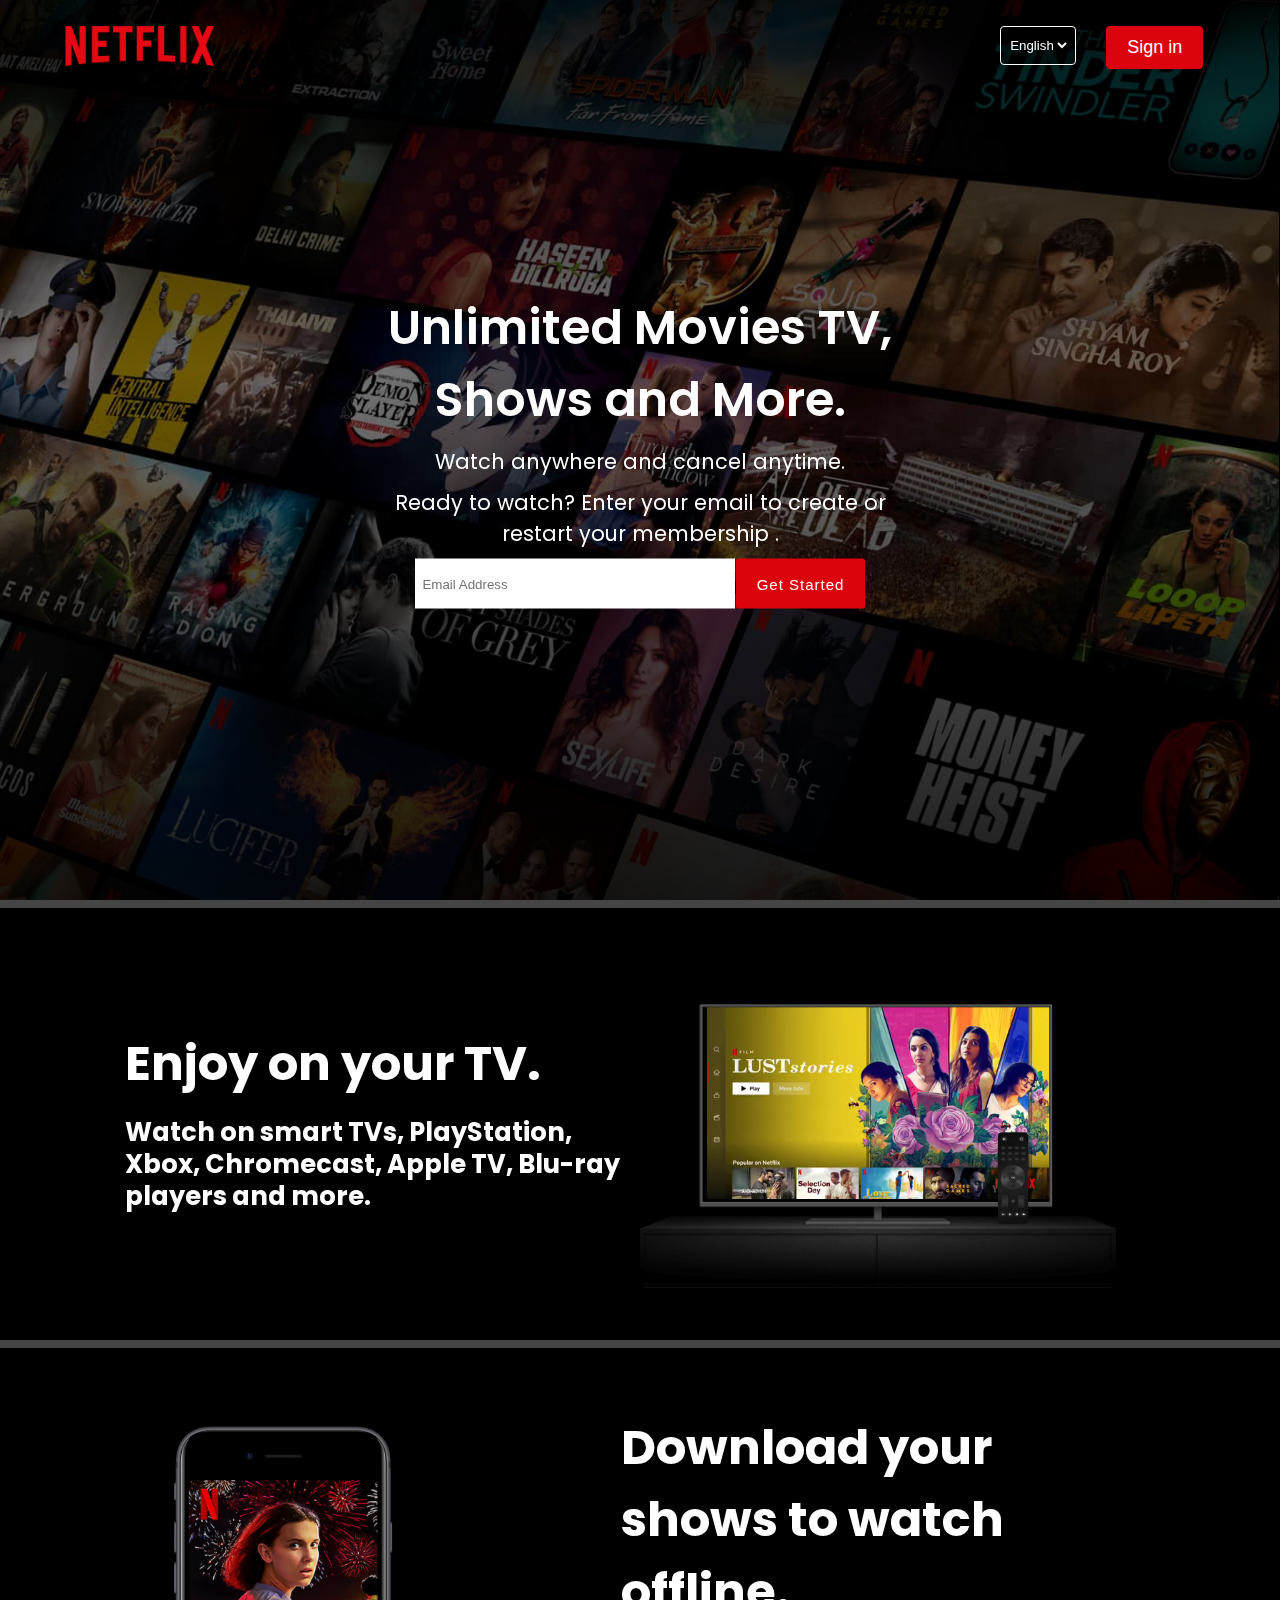
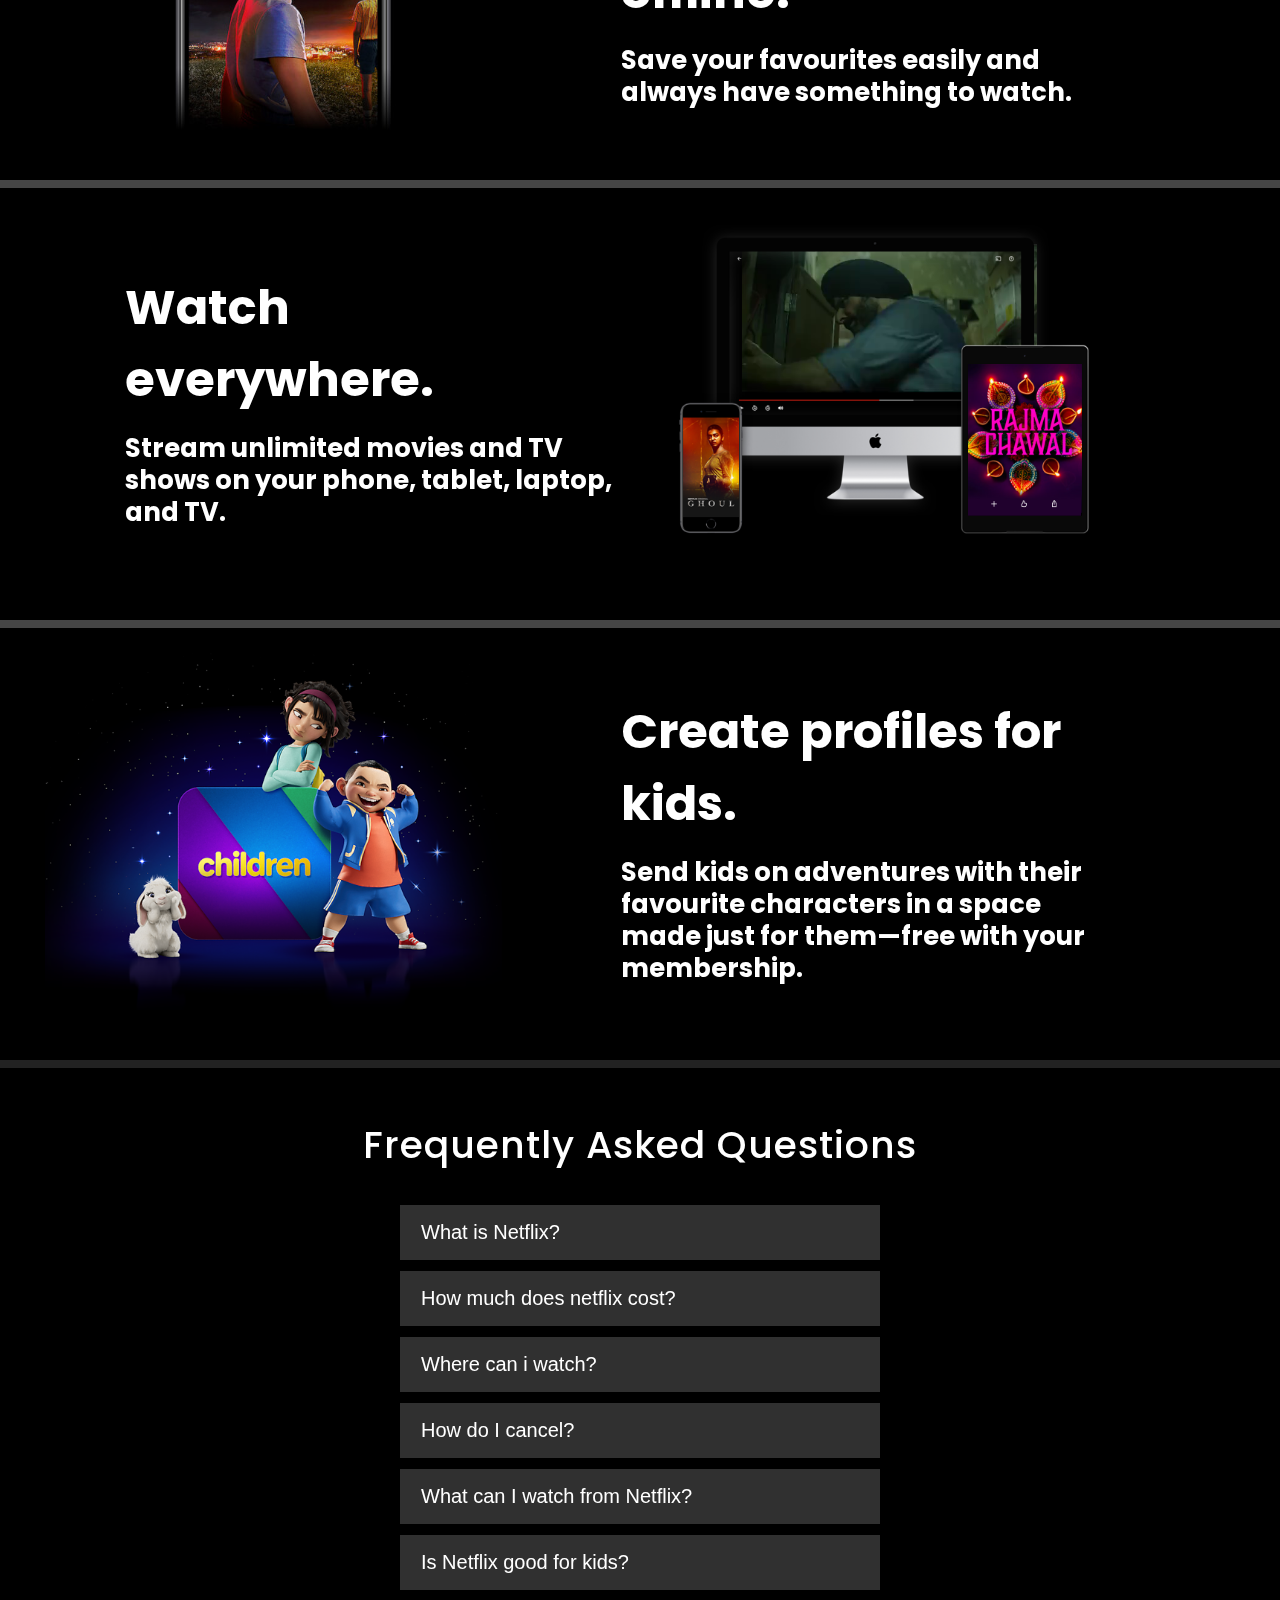
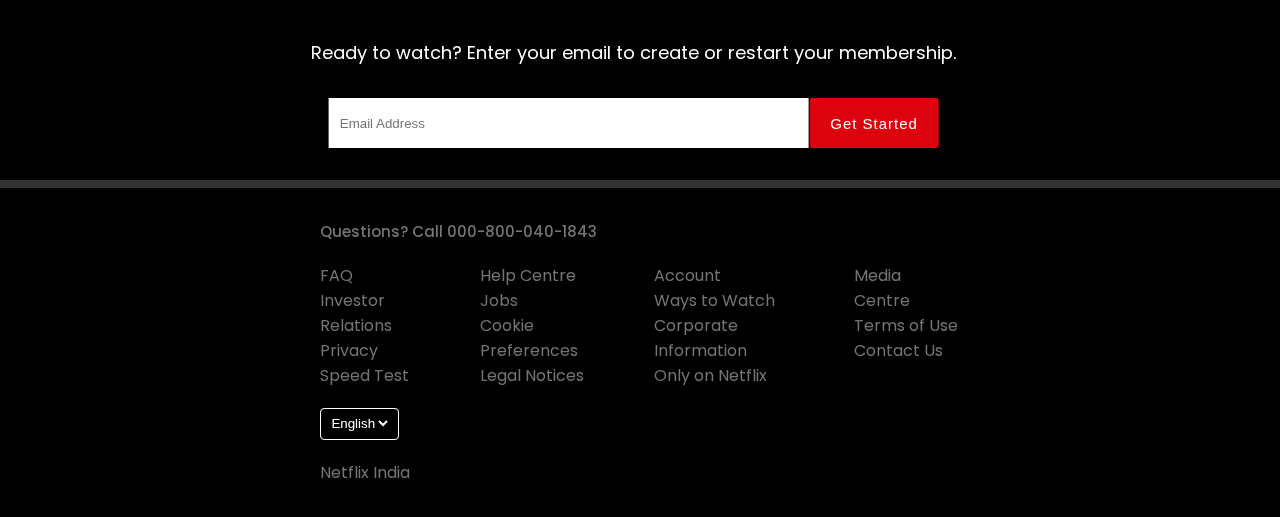
<file: index.html>
<html>

<head>
    <meta name="description" content="Hello this is my first web page!." />
    <meta name="viewport" content="width=device-width, initial-scale=1.0" />
    <link rel="stylesheet" href="style.css" />
    <link rel="stylesheet" href="https://pro.fontawesome.com/releases/v5.10.0/css/all.css" integrity="sha384-AYmEC3Yw5cVb3ZcuHtOA93w35dYTsvhLPVnYs9eStHfGJvOvKxVfELGroGkvsg+p" crossorigin="anonymous" />
    <link rel="preconnect" href="https://fonts.googleapis.com" />
    <link rel="preconnect" href="https://fonts.gstatic.com" crossorigin />
    <link href="https://fonts.googleapis.com/css2?family=Poppins:ital,wght@0,100;0,200;0,300;0,400;0,500;0,600;0,700;0,800;0,900;1,100;1,200;1,300;1,400;1,500;1,600;1,700;1,800;1,900&display=swap" rel="stylesheet" />
    <title>Netflix India - Watch TV Shows Online, Watch Movies Online</title>
    <link rel="icon" href="http://pngimg.com/uploads/netflix/small/netflix_PNG15.png" />
</head>

<body>
    <header>
        <nav class="navbar">
            <div class="navbar__brand">
                <img src="logo.png" alt="logo" class="brand__logo" />
            </div>

            <div class="navbar_nav_items">
                <div class="nav__item">
                    <div class="dropdown__container">
                        <i class="fas fa-globe"></i>
                        <select name="languages" id="languagesSelect" class="language_drop_down">
                <option value="english" selected>English</option>
                <option value="hindi">हिन्दी</option>
              </select>
                    </div>
                </div>

                <div class="nav__item">
                    <a href="Sin.html">
                        <button class="signin__button">Sign in</button>
                    </a>
                </div>
            </div>
        </nav>
    </header>

    <main>
        <section class="hero">
            <div class="hero_bgimage_container">
                <img src="background.jpg" alt="BG hero image" class="hero_bg_image" />
            </div>
            <div class="hero_bg_overlay"></div>

            <div class="hero__card">
                <h1 class="hero__title">
                    Unlimited Movies TV,<br /> Shows and More.
                </h1>
                <p class="hero__subtitle">Watch anywhere and cancel anytime.</p>
                <p class="hero__description">
                    Ready to watch? Enter your email to create or restart your membership .
                </p>

                <div class="email_form_container">
                    <div class="form__container">
                        <input type="email" class="email__input" placeholder="Email Address " />
                    </div>
                    <button class="primary__button">
              Get Started <i class="fal fa-chevron-right"></i>
            </button>
                </div>
            </div>
        </section>

        <section class="style-cards">
            <div class="card-1">
                <div class="desc-1">
                    <h1>Enjoy on your TV.</h1>
                    <h3>
                        Watch on smart TVs, PlayStation, Xbox, Chromecast, Apple TV, Blu-ray players and more.
                    </h3>
                </div>
                <img src="tv.png" alt="Netflix TV" />
                <video class="video-1" autoplay="" playsinline="" muted="" loop="">
            <source src="1.m4v" type="video/mp4" />
          </video>
            </div>
            <div class="card-2">
                <img src="3.jpg" alt="Netflix Mobile" />
                <div class="desc-2">
                    <h1>Download your shows to watch offline.</h1>
                    <h3>
                        Save your favourites easily and always have something to watch.
                    </h3>
                </div>
            </div>
            <div class="card-3">
                <div class="desc-3">
                    <h1>Watch everywhere.</h1>
                    <h3>
                        Stream unlimited movies and TV shows on your phone, tablet, laptop, and TV.
                    </h3>
                </div>
                <img src="4.png" alt="Device-Pile-In" />
                <video class="video-2" autoplay="" playsinline="" muted="" loop="">
            <source src="2.m4v" type="video/mp4" />
          </video>
            </div>
            <div class="card-0">
                <img src="child.png" alt="Netflix Mobile" />
                <div class="desc-0">
                    <h1>Create profiles for kids.</h1>
                    <h3>
                        Send kids on adventures with their favourite characters in a space made just for them—free with your membership.
                    </h3>
                </div>
            </div>
        </section>

        <section class="FAQ_list_container">
            <h1 class="FAQ__heading">Frequently Asked Questions</h1>
            <div class="FAQ__list">
                <div class="FAQ__accordian">
                    <button class="FAQ__title">
              What is Netflix?<i class="fal fa-plus"></i>
            </button>
                    <div class="FAQ__visible">
                        <p>
                            Netflix is a streaming service that offers a wide variety of award-winning TV shows, movies, anime, documentaries and more – on thousands of internet-connected devices.
                        </p>
                        <p>
                            You can watch as much as you want, whenever you want, without a single ad – all for one low monthly price. There's always something new to discover, and new TV shows and movies are added every week!
                        </p>
                    </div>
                </div>
                <div class="FAQ__accordian">
                    <button class="FAQ__title">
              How much does netflix cost?<i class="fal fa-plus"></i>
            </button>
                    <div class="FAQ__visible">
                        <p>
                            Watch Netflix on your smartphone, tablet, Smart TV, laptop, or streaming device, all for one fixed monthly fee. Plans range from ₹ 199 to ₹ 799 a month. No extra costs, no contracts.
                        </p>
                    </div>
                </div>
                <div class="FAQ__accordian">
                    <button class="FAQ__title">
              Where can i watch?<i class="fal fa-plus"></i>
            </button>
                    <div class="FAQ__visible">
                        <p>
                            Watch anywhere, anytime, on an unlimited number of devices. Sign in with your Netflix account to watch instantly on the web at netflix.com from your personal computer or on any internet-connected device that offers the Netflix app, including smart TVs,
                            smartphones, tablets, streaming media players and game consoles.
                        </p>
                        <p>
                            You can also download your favourite shows with the iOS, Android, or Windows 10 app. Use downloads to watch while you're on the go and without an internet connection. Take Netflix with you anywhere.
                        </p>
                    </div>
                </div>
                <div class="FAQ__accordian">
                    <button class="FAQ__title">
              How do I cancel?<i class="fal fa-plus"></i>
            </button>
                    <div class="FAQ__visible">
                        <p>
                            Netflix is flexible. There are no annoying contracts and no commitments. You can easily cancel your account online in two clicks. There are no cancellation fees – start or stop your account anytime.
                        </p>
                    </div>
                </div>
                <div class="FAQ__accordian">
                    <button class="FAQ__title">
              What can I watch from Netflix?<i class="fal fa-plus"></i>
            </button>
                    <div class="FAQ__visible">
                        <p>
                            Netflix has an extensive library of feature films, documentaries, TV shows, anime, award-winning Netflix originals, and more. Watch as much as you want, anytime you want.
                        </p>
                    </div>
                </div>
                <div class="FAQ__accordian">
                    <button class="FAQ__title">
              Is Netflix good for kids?<i class="fal fa-plus"></i>
            </button>
                    <div class="FAQ__visible">
                        <p>
                            The Netflix Kids experience is included in your membership to give parents control while kids enjoy family-friendly TV shows and films in their own space.
                        </p>
                        <p>
                            Kids profiles come with PIN-protected parental controls that let you restrict the maturity rating of content kids can watch and block specific titles you don’t want kids to see.
                        </p>
                    </div>
                </div>
            </div>
            <div class="FAQ_getstarted_email">
                <h3>
                    Ready to watch? Enter your email to create or restart your membership.
                </h3>
                <div class="email_form_container">
                    <div class="form__container">
                        <input type="email" class="email__input" placeholder=" Email Address" />
                    </div>
                    <button class="primary__button">
              Get Started <i class="fal fa-chevron-right"></i>
            </button>
                </div>
            </div>
        </section>
    </main>

    <footer>
        <div class="footer_row_1">
            <h4>Questions? Call 000-800-040-1843</h4>
        </div>
        <div class="footer_row_2">
            <div class="column__1">
                <p>FAQ</p>
                <p>Investor Relations</p>
                <p>Privacy</p>
                <p>Speed Test</p>
            </div>
            <div class="column__2">
                <p>Help Centre</p>
                <p>Jobs</p>
                <p>Cookie Preferences</p>
                <p>Legal Notices</p>
            </div>
            <div class="column__3">
                <p>Account</p>
                <p>Ways to Watch</p>
                <p>Corporate Information</p>
                <p>Only on Netflix</p>
            </div>
            <div class="column__4">
                <p>Media Centre</p>
                <p>Terms of Use</p>
                <p>Contact Us</p>
            </div>
        </div>
        <div class="footer_row_3">
            <div class="dropdown__container1">
                <i class="fas fa-globe"></i>
                <select name="languages" id="languagesSelect" class="language_drop_down">
            <option value="english" selected>English</option>
            <option value="hindi">हिन्दी</option>
          </select>
            </div>
        </div>
        <div class="footer_row_4">
            <p>Netflix India</p>
        </div>
    </footer>

    <script src="indexx.js"></script>
</body>

</html>
</file>
<file: style.css>
* {
  margin: 0%;
  top: 0px;
  left: 0px;
  padding: 0%;
}

 {
  margin: 0;
  padding: 0;
  box-sizing: border-box;
}

body {
  background-color: black;
  color: white;
  font-family: "Poppins", sans-serif;
}
.nav.navbar {
  padding: 0px;
  margin: 0px;
}

.navbar {
  padding: 0px;
  margin: 0px;
  position: absolute;
  top: 0;
  width: 89%;
  display: flex;
  justify-content: space-between;
  padding: 3% 5%;
  z-index: 10;
}
.navbar__brand {
  width: 100px;
  height: 100%;
}

.brand__logo {
  width: 100%;
  height: 100%;
}

.language_drop_down {
  background: transparent;
  border: none;
  color: white;
}

.language_drop_down:focus {
  outline: none;
}

.poster__container {
  width: 15%;
}
.download_gif_container {
  width: 3rem;
  height: 3rem;
}
.download_gif_container {
  width: 20%;
  height: 100%;
}
.gif {
  width: 100%;
  height: 100%;
}
.poster__details > h4 {
  font-size: 18px;
}
.poster__details > h6 {
  font-size: 14px;
}
.dropdown__container {
  border: 1px solid white;
  padding: 0.4rem;
  border-radius: 4px;
  background: rgba(0, 0, 0, 0.4);
}
.dropdown__container option {
  color: #000;
}
.dropdown__container1 {
  border: 1px solid white;
  padding: 0.4rem;
  border-radius: 4px;
  background: rgba(0, 0, 0, 0.4);
}
.dropdown__container1 option {
  color: #000;
}
.signin__button {
  cursor: pointer;
  background-color: #dc030f;
  border: 1px solid #dc030f;
  color: white;
  padding: 0.25rem 0.5rem;
  border-radius: 4px;
}

.navbar_nav_items {
  margin-right: 0px;
  display: flex;
}

.hero_bgimage_container {
  width: 100%;
  height: 80%;
}

.hero_bg_image {
  display: block;
  position: relative;
  top: 0px;
  left: -1px;
  width: 100%;
  height: 100vh;
  object-position: center;
  object-fit: cover;
}

.hero_bg_overlay {
  top: 0px;
  position: absolute;
  inset: 0;
  width: 100%;
  height: 102vh;
  background: rgba(0, 0, 0, 0.4);
  background-image: linear-gradient(
    to top,
    rgba(0, 0, 0, 0.8) 0,
    rgba(0, 0, 0, 0) 60%,
    rgba(0, 0, 0, 0.8) 100%
  );
}

.hero__card {
  position: absolute;
  top: 20%;
  text-align: center;
  display: flex;
  flex-direction: column;
  gap: 10px;
}

.hero__title {
  font-weight: 600;
  font-size: 2rem;
}

.hero__subtitle,
.hero__description {
  font-weight: 400;
  font-size: 1rem;
}

.hero__description {
  margin: 0 50px;
}

.email__input {
  border: none;
  background: transparent;
  width: 100%;
  height: 100%;
  padding-left: 7px;
}
.email__label {
  color: black;
  position: absolute;
  top: 28%;
  left: 2%;
  color: rgb(153, 149, 149);
  transition: 0.5s;
}

.email_form_container {
  display: flex;
  flex-direction: column;
  justify-content: center;
  align-items: center;
  gap: 15px;
}

.form__container {
  background-color: white;
  width: 90%;
  height: 50px;
  position: relative;
}

.email_input:focus + .email_label {
  top: 0.2rem;
  font-size: 10px;
}

.email_input:not(:placeholder-shown).emailinput:not(:focus) + .email_label {
  top: 0.2rem;
  font-size: 10px;
}

.email__input:focus-visible {
  outline: none;
}

.primary__button {
  cursor: pointer;
  background-color: #dc030f;
  border: 1px solid #dc030f;
  color: white;
  padding: 0.8rem 1.2rem;
  border-radius: 2px;
  font-size: 15px;
  letter-spacing: 1px;
}
.card-0,
.card-1,
.card-2,
.card-3 {
  border-top: 8px rgb(69, 69, 69) solid;
  padding: 50px;
}

.card-0 {
  position: relative;
  display: inline-grid;
  grid-template-columns: 40% 50%;
  text-align: left;
  align-items: center;
  padding: 25px 45px 50px;
}
.card-0 img {
  width: 100%;
  grid-column: 1/2;
  grid-row: 1/2;
}
.desc-0 {
  padding-left: 100px;
}
.card-1 {
  position: relative;
  display: inline-grid;
  grid-template-columns: 50% 40%;
  text-align: left;
  align-items: center;
  padding: 25px 45px 50px;
}

.desc-1 {
  padding-left: 80px;
}

.style-cards h1 {
  font-size: 3rem;
  padding: 1rem;
  padding-left: 0;
}

.style-cards h3 {
  font-size: 1.6rem;
  line-height: 2rem;
}

.card-1 video {
  padding-bottom: 18px;
  padding-right: 20px;
  position: relative;
  width: 100%;
  height: 54%;
  grid-column: 2/2;
  grid-row: 1/2;
  z-index: -1;
}

.card-1 img {
  width: 100%;
  grid-column: 2/2;
  grid-row: 1/2;
}

.card-2 {
  position: relative;
  display: inline-grid;
  grid-template-columns: 40% 50%;
  text-align: left;
  align-items: center;
  padding: 25px 45px 50px;
}
.card-2 img {
  width: 100%;
  grid-column: 1/2;
  grid-row: 1/2;
}
.desc-2 {
  padding-left: 100px;
}

.card-3 {
  position: relative;
  display: inline-grid;
  grid-template-columns: 50% 40%;
  text-align: left;
  align-items: center;
  padding: 25px 45px 50px;
}

.desc-3 {
  padding-left: 80px;
  padding-right: 20px;
}

.card-3 img {
  width: 100%;
  grid-column: 2/2;
  grid-row: 1/2;
}

.card-3 video {
  position: relative;
  top: -74px;
  left: 102px;
  width: 62%;
  height: 78%;
  grid-column: 2/2;
  grid-row: 1/2;
  z-index: -1;
}

.poster__container {
  width: 20%;
}

.poster {
  width: 100%;
  height: 100%;
}
.poster__details {
  width: 60%;
}
.poster__details > h4 {
  font-size: 13px;
  font-weight: 500;
}
.poster__details > h6 {
  font-size: 12px;
  font-weight: 400;
  color: rgb(63, 63, 246);
}

.download_gif_container {
  width: 20%;
  height: 100%;
}
.gif {
  width: 100%;
  height: 100%;
}

.FAQ__accordian {
  width: 100%;
}
.FAQ__title {
  width: 100%;
  display: flex;
  justify-content: space-between;
  padding: 15px 20px;
  font-size: 18px;
  background-color: #303030;
  border: 1px solid #303030;
  color: white;
}

.FAQ__visible {
  background-color: #303030;
  border-top: 1px solid black;
  max-height: 0;
  overflow: hidden;
  transition: max-height 0.5s ease-in-out;
}

.FAQ__visible > p {
  margin: 1rem;
}
.FAQ_list_container {
  border-top: 8px solid #222;
  padding: 2rem 0;
}
.FAQ__heading {
  font-size: 20px;
  text-align: center;
  font-weight: 600;
  margin: 1rem 3rem;
}

.FAQ__list {
  display: flex;
  flex-direction: column;
  justify-content: center;
  align-items: center;
  gap: 10px;
}

.FAQ_getstarted_email {
  text-align: center;
}

.FAQ_getstarted_email > h3 {
  font-size: 18px;
  font-weight: 400;
  margin: 2rem 0;
}

footer {
  border-top: 8px solid #333;
  padding: 2rem 1rem;
  color: #757575;
  display: flex;
  flex-direction: column;
  gap: 20px;
}

.footer_row_2 {
  display: flex;
  flex-wrap: wrap;
  justify-content: space-around;
  gap: 20px;
}

.footer_row_1 > h4 {
  font-size: 15px;
  font-weight: 500;
}

.footer_row3 > .dropdown_container {
  width: fit-content;
  border: 1px solid #757575;
  color: #757575;
}

.footer_row3 > .dropdowncontainer > .languagedrop_down {
  color: #757575;
}

@media (min-width: 768px) {
  .hero_bgimage_container {
    height: 100vh;
  }

  .hero_bg_overlay {
    height: 102vh;
  }
  .hero__card {
    top: 40%;
    left: 30%;
    transform: translate(-20%, -20%);
  }
  .hero__title {
    font-size: 3rem;
  }
  .hero__subtitle,
  .hero__description {
    font-size: 1.3rem;
  }

  .feature {
    padding: 4rem;
  }

  .feature__title {
    font-size: 35px;
  }

  .feature_sub_title {
    font-size: 20px;
  }
  .feature_2poster_container {
    max-width: 26em;
    height: 85px;
  }
  .poster__container {
    width: 15%;
  }
  .download_gif_container {
    width: 3rem;
    height: 3rem;
  }

  .poster__details > h4 {
    font-size: 18px;
  }
  .poster__details > h6 {
    font-size: 14px;
  }
  .FAQ__title {
    font-size: 20px;
  }
  .FAQ__heading {
    font-size: 38px;
    font-weight: 500;
    letter-spacing: 1px;
  }
  .FAQ__list {
    padding: 1rem 5rem;
  }
  .FAQ_getstarted_email {
    width: 75%;
    display: flex;
    flex-direction: column;
    justify-content: center;
    transform: translateX(15%);
  }
}

@media (min-width: 1024px) {
  .navbar {
    padding: 2% 5%;
  }

  .navbar__brand {
    width: 150px;
  }

  .signin__button {
    padding: 10px 20px;
    font-size: 18px;
  }
  .dropdown__container {
    padding: 10px 5px;
  }

  .navbar_nav_items {
    gap: 30px;
  }

  .hero__card {
    top: 50%;
    left: 50%;
    transform: translate(-50%, -50%);
  }

  .form__container {
    width: 50%;
  }
  .email_form_container {
    flex-direction: row;
    align-items: center;
    gap: 1px;
  }
  .primary__button {
    height: 50px;
  }

  .feature {
    display: flex;
    align-items: center;
    justify-content: space-between;
    gap: 20px;
  }

  .feature__details {
    text-align: left;
    padding: 0 6rem;
  }

  .feature__title {
    font-size: 50px;
  }

  .feature_sub_title {
    font-size: 25px;
  }

  .feature_image_container {
    max-width: 500px;
  }

  .feature:nth-child(even) {
    flex-direction: row-reverse;
  }

  .feature_2poster_container {
    max-width: 20em;
    height: 100px;
    padding: 1rem;
  }
  .poster__container {
    width: 20%;
  }
  .FAQ__list {
    padding: 1rem 25rem;
  }
  .FAQ_getstarted_email {
    transform: translateX(16%);
  }
  footer {
    padding: 2rem 20rem;
    justify-content: flex-start;
    text-align: left;
    align-items: flex-start;
  }

  .footer_row_2 {
    justify-content: space-between;
    align-items: flex-start;
    flex-wrap: nowrap;
  }

  .footer_row_1,
  .footer_row_3,
  .footer_row_4 {
    align-self: flex-start;
  }
}

@media only screen and (max-width: 769px) {
  .dropdown__container1 {
    display: none;
  }
  .dropdown__container {
    margin-right: 10px;
    height: 10px;
    justify-content: center;
    align-items: center;
  }
  .dropdown__container option {
    justify-content: center;
    align-items: center;
  }
  .card-3 video {
    position: relative;
    top: -37px;
    left: 52px;
    width: 60%;
    height: 75%;
    grid-column: 2/2;
    grid-row: 1/2;
    z-index: -1;
  }
  .style-cards h1 {
    font-size: 2rem;
  }
  .style-cards h3 {
    font-size: 1rem;
  }
}
@media only screen and (max-width: 426px) {
  .dropdown__container {
    padding: -1px 0 -2px 0;
    font-size: 10px;
    align-items: center;
    justify-content: center;
  }
  .hero_bg_image {
    height: 80vh;
  }
  .card-1,
  .card-3,
  .card-2,
  .card-0 {
    display: flex;
    flex-direction: column;
  }
  .desc-0,
  .desc-2,
  .desc-1,
  .desc-3 {
    padding-left: 0px;
  }
  .card-1 {
    padding-bottom: 0px;
  }
  .card-1 video {
    padding-bottom: 0px;
    padding-right: 0px;
    width: 75%;
    height: 54%;
    top: -200px;
  }
  .card-3 video {
    position: relative;
    top: -230px;
    left: 0px;
    width: 62%;
    height: 78%;
    grid-column: 2/2;
    grid-row: 1/2;
    z-index: -1;
  }
}
</file>
